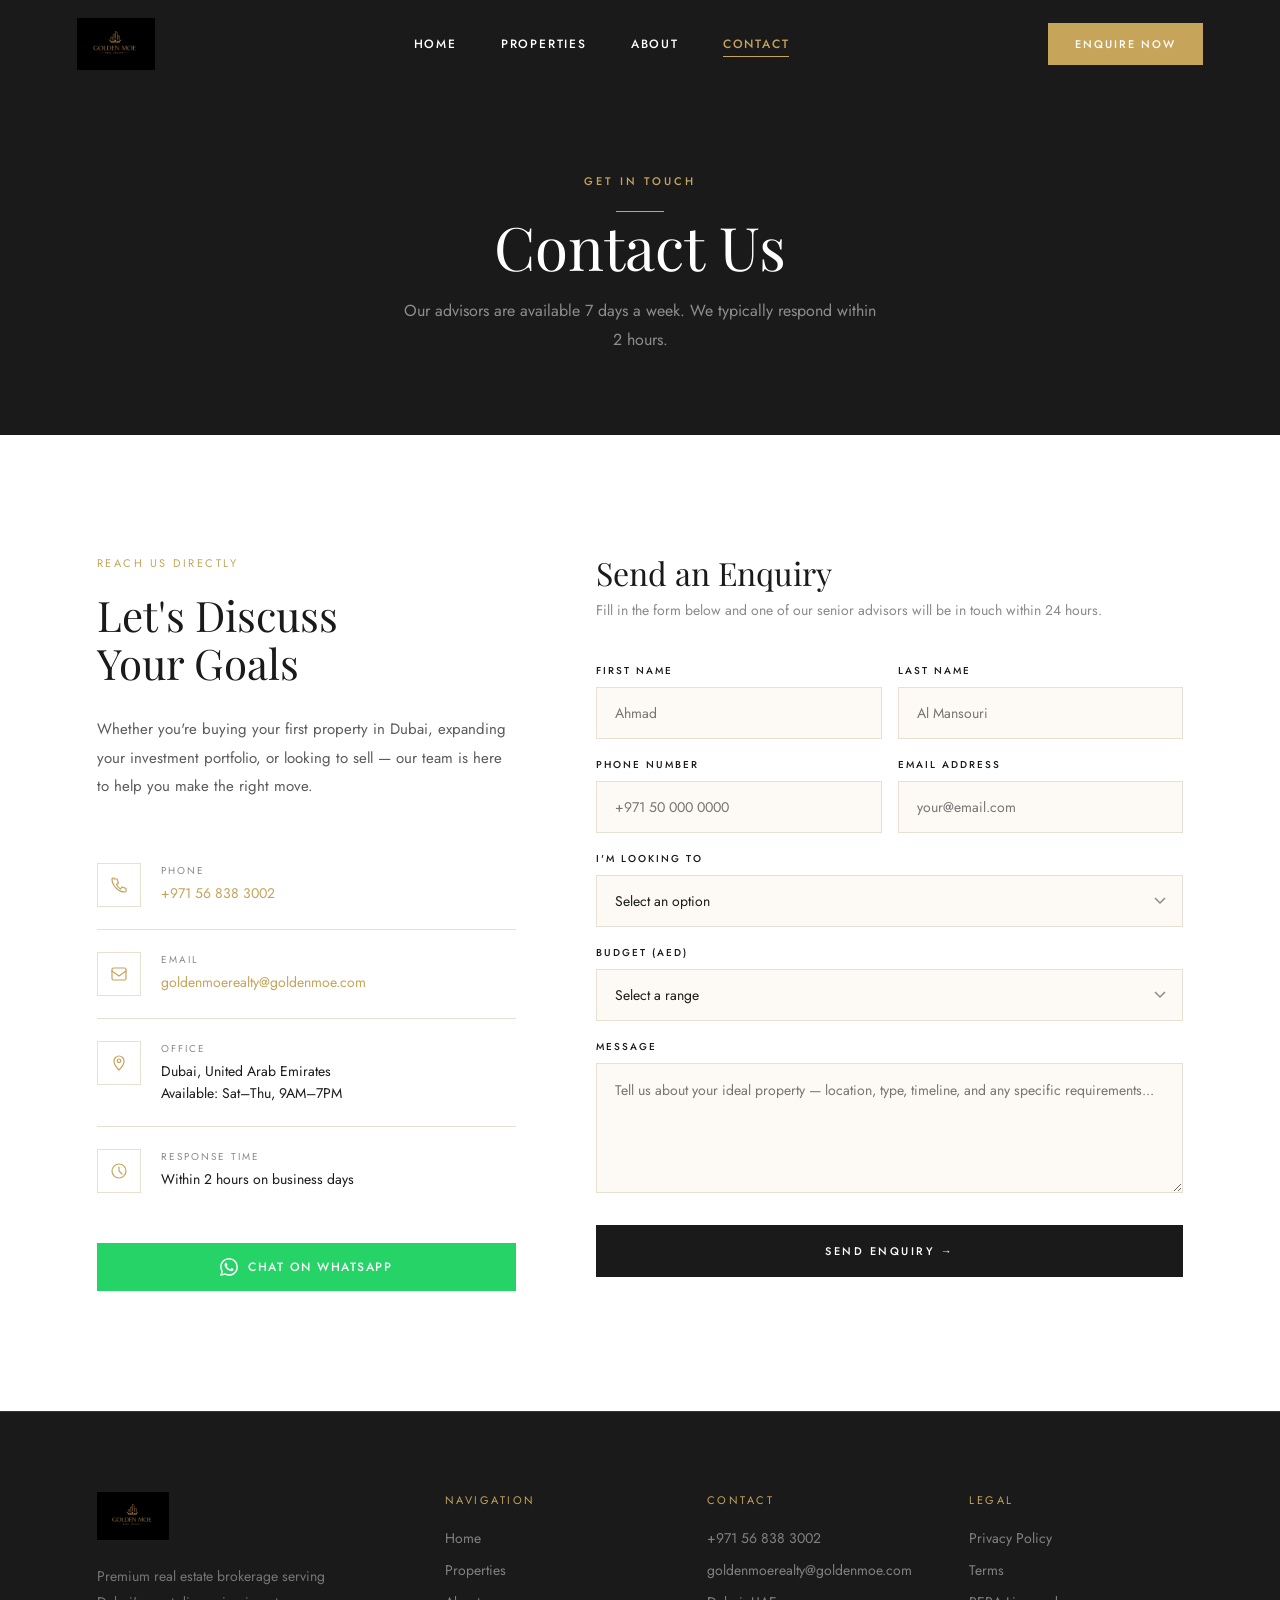
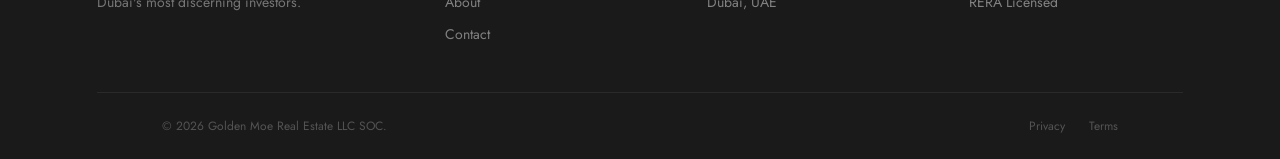
<file: contact.html>
<!DOCTYPE html>
<html lang="en">
<head>
<meta charset="UTF-8">
<meta name="viewport" content="width=device-width, initial-scale=1.0">
<title>Contact | Golden Moe Real Estate</title>
<link rel="stylesheet" href="styles.css">
</head>
<body>

<nav class="nav" id="nav">
  <a href="index.html" class="nav-logo"><img src="[data-uri]" alt="Golden Moe Real Estate"></a>
  <div class="nav-menu">
    <a href="index.html">Home</a>
    <a href="properties.html">Properties</a>
    <a href="about.html">About</a>
    <a href="contact.html" class="active">Contact</a>
  </div>
  <a href="contact.html" class="nav-cta">Enquire Now</a>
  <div class="hamburger" id="hamburger"><span></span><span></span><span></span></div>
</nav>
<div class="mobile-menu" id="mobileMenu">
  <a href="index.html">Home</a><a href="properties.html">Properties</a><a href="about.html">About</a><a href="contact.html">Contact</a>
</div>

<div class="page-hero">
  <span class="eyebrow">Get in Touch</span>
  <div class="gold-line"></div>
  <h1>Contact Us</h1>
  <p>Our advisors are available 7 days a week. We typically respond within 2 hours.</p>
</div>

<div class="contact-grid">
  <!-- INFO SIDE -->
  <div class="contact-info reveal">
    <span class="contact-info-label">Reach Us Directly</span>
    <h2 class="contact-headline">Let's Discuss<br>Your Goals</h2>
    <p class="contact-text">Whether you're buying your first property in Dubai, expanding your investment portfolio, or looking to sell — our team is here to help you make the right move.</p>
    <div class="contact-items">
      <div class="contact-item">
        <div class="contact-icon">
          <svg viewBox="0 0 16 16" fill="none"><path d="M3 2h3l1.5 4-2 1.5A11 11 0 009.5 12l1.5-2 4 1.5v3A1 1 0 0114 15C7.4 15 1 8.6 1 2a1 1 0 011-1h1z" stroke="currentColor" stroke-width="1.2" stroke-linecap="round"/></svg>
        </div>
        <div>
          <div class="contact-item-label">Phone</div>
          <div class="contact-item-value"><a href="tel:+971568383002">+971 56 838 3002</a></div>
        </div>
      </div>
      <div class="contact-item">
        <div class="contact-icon">
          <svg viewBox="0 0 16 14" fill="none"><rect x="1" y="1" width="14" height="12" rx="1.5" stroke="currentColor" stroke-width="1.2"/><path d="M1 4l7 5 7-5" stroke="currentColor" stroke-width="1.2" stroke-linecap="round"/></svg>
        </div>
        <div>
          <div class="contact-item-label">Email</div>
          <div class="contact-item-value"><a href="mailto:goldenmoerealty@goldenmoe.com">goldenmoerealty@goldenmoe.com</a></div>
        </div>
      </div>
      <div class="contact-item">
        <div class="contact-icon">
          <svg viewBox="0 0 16 16" fill="none"><path d="M8 1C5.24 1 3 3.24 3 6c0 4.25 5 9 5 9s5-4.75 5-9c0-2.76-2.24-5-5-5zm0 6.5A1.5 1.5 0 118 4a1.5 1.5 0 010 3.5z" stroke="currentColor" stroke-width="1.2"/></svg>
        </div>
        <div>
          <div class="contact-item-label">Office</div>
          <div class="contact-item-value">Dubai, United Arab Emirates<br>Available: Sat–Thu, 9AM–7PM</div>
        </div>
      </div>
      <div class="contact-item">
        <div class="contact-icon">
          <svg viewBox="0 0 16 16" fill="none"><circle cx="8" cy="8" r="7" stroke="currentColor" stroke-width="1.2"/><path d="M8 4v4l3 3" stroke="currentColor" stroke-width="1.2" stroke-linecap="round"/></svg>
        </div>
        <div>
          <div class="contact-item-label">Response Time</div>
          <div class="contact-item-value">Within 2 hours on business days</div>
        </div>
      </div>
    </div>
    <a href="https://wa.me/971568383002?text=Hello%2C%20I%20would%20like%20to%20enquire%20about%20a%20property." class="wa-btn" target="_blank" rel="noopener">
      <svg width="18" height="18" viewBox="0 0 24 24" fill="white"><path d="M17.472 14.382c-.297-.149-1.758-.867-2.03-.967-.273-.099-.471-.148-.67.15-.197.297-.767.966-.94 1.164-.173.199-.347.223-.644.075-.297-.15-1.255-.463-2.39-1.475-.883-.788-1.48-1.761-1.653-2.059-.173-.297-.018-.458.13-.606.134-.133.298-.347.446-.52.149-.174.198-.298.298-.497.099-.198.05-.371-.025-.52-.075-.149-.669-1.612-.916-2.207-.242-.579-.487-.5-.669-.51-.173-.008-.371-.01-.57-.01-.198 0-.52.074-.792.372-.272.297-1.04 1.016-1.04 2.479 0 1.462 1.065 2.875 1.213 3.074.149.198 2.096 3.2 5.077 4.487.709.306 1.262.489 1.694.625.712.227 1.36.195 1.871.118.571-.085 1.758-.719 2.006-1.413.248-.694.248-1.289.173-1.413-.074-.124-.272-.198-.57-.347m-5.421 7.403h-.004a9.87 9.87 0 01-5.031-1.378l-.361-.214-3.741.982.998-3.648-.235-.374a9.86 9.86 0 01-1.51-5.26c.001-5.45 4.436-9.884 9.888-9.884 2.64 0 5.122 1.03 6.988 2.898a9.825 9.825 0 012.893 6.994c-.003 5.45-4.437 9.884-9.885 9.884m8.413-18.297A11.815 11.815 0 0012.05 0C5.495 0 .16 5.335.157 11.892c0 2.096.547 4.142 1.588 5.945L.057 24l6.305-1.654a11.882 11.882 0 005.683 1.448h.005c6.554 0 11.89-5.335 11.893-11.893a11.821 11.821 0 00-3.48-8.413z"/></svg>
      Chat on WhatsApp
    </a>
  </div>

  <!-- FORM SIDE -->
  <div class="contact-form-wrap reveal reveal-delay-1">
    <h2 class="form-title">Send an Enquiry</h2>
    <p class="form-sub">Fill in the form below and one of our senior advisors will be in touch within 24 hours.</p>
    <form id="contactForm">
      <div class="form-row">
        <div class="form-group">
          <label class="form-label">First Name</label>
          <input class="form-input" type="text" placeholder="Ahmad" required>
        </div>
        <div class="form-group">
          <label class="form-label">Last Name</label>
          <input class="form-input" type="text" placeholder="Al Mansouri" required>
        </div>
      </div>
      <div class="form-row">
        <div class="form-group">
          <label class="form-label">Phone Number</label>
          <input class="form-input" type="tel" placeholder="+971 50 000 0000">
        </div>
        <div class="form-group">
          <label class="form-label">Email Address</label>
          <input class="form-input" type="email" placeholder="your@email.com" required>
        </div>
      </div>
      <div class="form-group">
        <label class="form-label">I'm Looking To</label>
        <select class="form-select">
          <option value="">Select an option</option>
          <option>Buy a property</option>
          <option>Rent a property</option>
          <option>Sell my property</option>
          <option>Investment advisory</option>
          <option>General enquiry</option>
        </select>
      </div>
      <div class="form-group">
        <label class="form-label">Budget (AED)</label>
        <select class="form-select">
          <option value="">Select a range</option>
          <option>Under AED 1M</option>
          <option>AED 1M – 3M</option>
          <option>AED 3M – 7M</option>
          <option>AED 7M – 15M</option>
          <option>AED 15M+</option>
        </select>
      </div>
      <div class="form-group">
        <label class="form-label">Message</label>
        <textarea class="form-textarea" placeholder="Tell us about your ideal property — location, type, timeline, and any specific requirements..."></textarea>
      </div>
      <button type="submit" class="form-submit">Send Enquiry →</button>
    </form>
    <div class="form-success" id="formSuccess">
      <div style="font-size:36px;margin-bottom:16px;color:var(--gold)">✓</div>
      <h3>Thank You</h3>
      <p>Your enquiry has been received. A senior advisor will contact you within 24 hours.</p>
    </div>
  </div>
</div>

<footer>
  <div class="footer-main">
    <div class="footer-brand"><img src="[data-uri]" alt="Golden Moe"><p>Premium real estate brokerage serving Dubai's most discerning investors.</p></div>
    <div><div class="footer-col-title">Navigation</div><div class="footer-links"><a href="index.html">Home</a><a href="properties.html">Properties</a><a href="about.html">About</a><a href="contact.html">Contact</a></div></div>
    <div><div class="footer-col-title">Contact</div><div class="footer-links"><a href="tel:+971568383002">+971 56 838 3002</a><a href="mailto:goldenmoerealty@goldenmoe.com">goldenmoerealty@goldenmoe.com</a><a href="#">Dubai, UAE</a></div></div>
    <div><div class="footer-col-title">Legal</div><div class="footer-links"><a href="#">Privacy Policy</a><a href="#">Terms</a><a href="#">RERA Licensed</a></div></div>
  </div>
  <div style="max-width:1240px;margin:0 auto;padding:0 6%"><div class="footer-bottom"><div class="footer-copy">© 2026 Golden Moe Real Estate LLC SOC.</div><div class="footer-legal"><a href="#">Privacy</a><a href="#">Terms</a></div></div></div>
</footer>

<script src="main.js"></script>
</body>
</html>
</file>
<file: styles.css>
/* ============================================================
   GOLDEN MOE REAL ESTATE — Design System
   Luxury Dubai Aesthetic · Ultra Minimal
   ============================================================ */

@import url('https://fonts.googleapis.com/css2?family=Playfair+Display:ital,wght@0,400;0,500;0,600;1,400;1,500&family=Jost:wght@300;400;500;600&display=swap');

/* ─── RESET ─────────────────────────────────────────────── */
*, *::before, *::after { box-sizing: border-box; margin: 0; padding: 0; }
html { scroll-behavior: smooth; font-size: 16px; }
body { font-family: 'Jost', sans-serif; background: #fff; color: #1A1A1A; overflow-x: hidden; -webkit-font-smoothing: antialiased; }
img { max-width: 100%; height: auto; display: block; }
a { text-decoration: none; color: inherit; }
ul { list-style: none; }
button { cursor: pointer; font-family: 'Jost', sans-serif; border: none; background: none; }

/* ─── TOKENS ─────────────────────────────────────────────── */
:root {
  --gold:        #C6A45A;
  --gold-light:  #D9BB7A;
  --gold-pale:   #F5EDD8;
  --dark:        #1A1A1A;
  --charcoal:    #2E2E2E;
  --mid:         #5A5A5A;
  --muted:       #8A8A8A;
  --border:      #E8E0D0;
  --cream:       #FDFAF5;
  --white:       #FFFFFF;
  --nav-h:       88px;
  --max-w:       1240px;
  --section-pad: 120px 6%;
}

/* ─── TYPOGRAPHY ─────────────────────────────────────────── */
h1, h2, h3, h4 { font-family: 'Playfair Display', serif; font-weight: 400; line-height: 1.15; color: var(--dark); }
p { line-height: 1.8; color: var(--mid); }

/* ─── LAYOUT HELPERS ─────────────────────────────────────── */
.container { max-width: var(--max-w); margin: 0 auto; padding: 0 6%; }
.section { padding: var(--section-pad); }
.section--cream { background: var(--cream); }
.section--dark { background: var(--dark); }

/* Divider */
.gold-line { display: block; width: 48px; height: 1px; background: var(--gold); margin: 0 auto 16px; }
.gold-line--left { margin-left: 0; }
.eyebrow { font-size: 11px; letter-spacing: 3px; text-transform: uppercase; color: var(--gold); font-weight: 500; }
.section-title { font-size: clamp(32px, 4.5vw, 52px); margin: 12px 0 20px; }
.section-sub { font-size: 15px; color: var(--muted); max-width: 560px; line-height: 1.9; }
.section-sub--center { margin: 0 auto; text-align: center; }
.text-center { text-align: center; }

/* ─── BUTTONS ─────────────────────────────────────────────── */
.btn {
  display: inline-flex; align-items: center; gap: 10px;
  font-family: 'Jost', sans-serif; font-size: 12px;
  letter-spacing: 2px; text-transform: uppercase; font-weight: 500;
  padding: 17px 36px; transition: all 0.3s ease;
}
.btn--gold {
  background: var(--gold); color: var(--white);
  border: 1px solid var(--gold);
}
.btn--gold:hover { background: var(--gold-light); border-color: var(--gold-light); transform: translateY(-2px); }
.btn--outline {
  background: transparent; color: var(--white);
  border: 1px solid rgba(255,255,255,0.55);
}
.btn--outline:hover { border-color: var(--gold); color: var(--gold); }
.btn--outline-dark {
  background: transparent; color: var(--dark);
  border: 1px solid var(--dark);
}
.btn--outline-dark:hover { background: var(--dark); color: var(--white); }
.btn svg { width: 14px; height: 14px; transition: transform 0.3s; }
.btn:hover svg { transform: translateX(4px); }

/* ─── NAVIGATION ─────────────────────────────────────────── */
.nav {
  position: fixed; top: 0; left: 0; right: 0; z-index: 1000;
  height: var(--nav-h);
  display: flex; align-items: center; justify-content: space-between;
  padding: 0 6%;
  transition: background 0.4s, box-shadow 0.4s;
}
.nav.scrolled {
  background: rgba(255,255,255,0.97);
  box-shadow: 0 1px 0 var(--border);
}
.nav.nav--dark { background: transparent; }
.nav.nav--dark.scrolled { background: rgba(26,26,26,0.97); }
.nav-logo img { height: 52px; width: auto; object-fit: contain; }
.nav-menu { display: flex; align-items: center; gap: 44px; }
.nav-menu a {
  font-size: 12px; letter-spacing: 1.8px; text-transform: uppercase;
  font-weight: 500; color: var(--white); position: relative;
  transition: color 0.2s;
}
.nav-menu a::after {
  content: ''; position: absolute; bottom: -4px; left: 0; right: 100%;
  height: 1px; background: var(--gold); transition: right 0.3s;
}
.nav-menu a:hover::after, .nav-menu a.active::after { right: 0; }
.nav-menu a:hover, .nav-menu a.active { color: var(--gold); }
.nav.scrolled .nav-menu a { color: var(--dark); }
.nav.scrolled .nav-menu a:hover, .nav.scrolled .nav-menu a.active { color: var(--gold); }
.nav.nav--dark.scrolled .nav-menu a { color: var(--white); }
.nav-cta {
  font-size: 11px; letter-spacing: 2px; text-transform: uppercase;
  font-weight: 500; padding: 12px 26px;
  background: var(--gold); color: var(--white);
  border: 1px solid var(--gold); transition: all 0.3s;
}
.nav-cta:hover { background: transparent; color: var(--gold); }
.nav.scrolled .nav-cta:hover { color: var(--gold); }

/* Hamburger */
.hamburger {
  display: none; flex-direction: column; gap: 5px;
  width: 28px; cursor: pointer; z-index: 1001;
}
.hamburger span {
  display: block; height: 1.5px; background: var(--white);
  transition: all 0.3s;
}
.nav.scrolled .hamburger span { background: var(--dark); }
.nav.nav--dark.scrolled .hamburger span { background: var(--white); }
.hamburger.open span:nth-child(1) { transform: translateY(6.5px) rotate(45deg); }
.hamburger.open span:nth-child(2) { opacity: 0; }
.hamburger.open span:nth-child(3) { transform: translateY(-6.5px) rotate(-45deg); }

/* Mobile menu */
.mobile-menu {
  display: none; position: fixed; inset: 0; z-index: 999;
  background: var(--dark); flex-direction: column;
  align-items: center; justify-content: center; gap: 40px;
}
.mobile-menu.open { display: flex; }
.mobile-menu a {
  font-family: 'Playfair Display', serif; font-size: 32px;
  color: rgba(255,255,255,0.8); letter-spacing: 1px;
  transition: color 0.2s;
}
.mobile-menu a:hover { color: var(--gold); }

/* ─── HERO ─────────────────────────────────────────────────── */
.hero {
  position: relative; height: 100vh; min-height: 640px;
  display: flex; align-items: center;
  overflow: hidden;
}
.hero-bg {
  position: absolute; inset: 0;
  background: url('https://images.unsplash.com/photo-1512453979798-5ea266f8880c?w=1920&q=85') center/cover no-repeat;
}
.hero-overlay {
  position: absolute; inset: 0;
  background: linear-gradient(105deg, rgba(10,10,10,0.82) 0%, rgba(10,10,10,0.55) 55%, rgba(10,10,10,0.25) 100%);
}
.hero-content {
  position: relative; z-index: 1;
  padding: 0 6%; max-width: var(--max-w); margin: 0 auto; width: 100%;
}
.hero-eyebrow {
  display: inline-flex; align-items: center; gap: 14px;
  font-size: 11px; letter-spacing: 3px; text-transform: uppercase;
  color: var(--gold); margin-bottom: 28px;
  opacity: 0; animation: fadeUp 0.8s 0.3s forwards;
}
.hero-eyebrow::before { content: ''; display: block; width: 32px; height: 1px; background: var(--gold); }
.hero h1 {
  font-size: clamp(42px, 6.5vw, 78px); color: var(--white);
  font-weight: 400; line-height: 1.08;
  max-width: 740px; margin-bottom: 24px;
  opacity: 0; animation: fadeUp 0.8s 0.5s forwards;
}
.hero h1 em { font-style: italic; color: var(--gold-light); }
.hero-sub {
  font-size: 15px; color: rgba(255,255,255,0.65);
  max-width: 460px; line-height: 1.8; font-weight: 300;
  margin-bottom: 44px;
  opacity: 0; animation: fadeUp 0.8s 0.7s forwards;
}
.hero-actions {
  display: flex; align-items: center; gap: 20px; flex-wrap: wrap;
  opacity: 0; animation: fadeUp 0.8s 0.9s forwards;
}
.hero-scroll {
  position: absolute; bottom: 48px; left: 50%; transform: translateX(-50%);
  display: flex; flex-direction: column; align-items: center; gap: 8px;
  font-size: 10px; letter-spacing: 2px; text-transform: uppercase;
  color: rgba(255,255,255,0.4);
  animation: fadeIn 1s 1.4s both;
}
.hero-scroll-line {
  width: 1px; height: 48px; background: linear-gradient(to bottom, rgba(198,164,90,0.8), transparent);
  animation: scrollLine 2s 1.4s infinite;
}
@keyframes scrollLine { 0%,100%{transform:scaleY(1);opacity:1} 50%{transform:scaleY(0.5);opacity:0.4} }

/* ─── FEATURED PROPERTIES ────────────────────────────────── */
.properties-grid {
  display: grid; grid-template-columns: repeat(3, 1fr); gap: 2px;
  margin-top: 64px;
}
.prop-card {
  position: relative; overflow: hidden; cursor: pointer;
  display: block;
}
.prop-card-img {
  position: relative; height: 340px; overflow: hidden;
}
.prop-card-img img {
  width: 100%; height: 100%; object-fit: cover;
  transition: transform 0.7s cubic-bezier(0.25, 0.46, 0.45, 0.94);
}
.prop-card:hover .prop-card-img img { transform: scale(1.06); }
.prop-badge {
  position: absolute; top: 20px; left: 20px;
  background: var(--gold); color: var(--white);
  font-size: 10px; letter-spacing: 2px; text-transform: uppercase;
  padding: 7px 16px; font-weight: 500;
}
.prop-price {
  position: absolute; bottom: 0; right: 0;
  background: var(--dark); color: var(--white);
  font-family: 'Playfair Display', serif; font-size: 18px;
  padding: 12px 20px;
}
.prop-card-body {
  background: var(--white); padding: 28px 28px 32px;
  border: 1px solid var(--border); border-top: none;
  transition: border-color 0.3s;
}
.prop-card:hover .prop-card-body { border-color: var(--gold); }
.prop-type {
  font-size: 10px; letter-spacing: 2.5px; text-transform: uppercase;
  color: var(--gold); margin-bottom: 8px;
}
.prop-name {
  font-family: 'Playfair Display', serif;
  font-size: 20px; color: var(--dark); margin-bottom: 8px;
}
.prop-location {
  font-size: 13px; color: var(--muted);
  display: flex; align-items: center; gap: 6px; margin-bottom: 20px;
}
.prop-location svg { width: 12px; height: 12px; flex-shrink: 0; color: var(--gold); }
.prop-specs {
  display: flex; gap: 20px; padding-top: 20px;
  border-top: 1px solid var(--border);
}
.spec { font-size: 12px; color: var(--muted); display: flex; align-items: center; gap: 5px; }
.spec svg { width: 13px; height: 13px; color: var(--gold); }
.prop-link {
  display: inline-flex; align-items: center; gap: 8px; margin-top: 20px;
  font-size: 11px; letter-spacing: 2px; text-transform: uppercase;
  color: var(--dark); font-weight: 500; transition: color 0.2s;
}
.prop-link svg { width: 12px; height: 12px; transition: transform 0.3s; }
.prop-card:hover .prop-link { color: var(--gold); }
.prop-card:hover .prop-link svg { transform: translateX(4px); }

/* ─── WHY CHOOSE US ─────────────────────────────────────── */
.why-grid {
  display: grid; grid-template-columns: repeat(3, 1fr); gap: 1px;
  margin-top: 64px; background: var(--border);
}
.why-card {
  background: var(--white); padding: 52px 44px;
  transition: background 0.3s;
  cursor: default;
}
.why-card:hover { background: var(--dark); }
.why-num {
  font-family: 'Playfair Display', serif; font-size: 52px;
  color: var(--gold-pale); line-height: 1; margin-bottom: 24px;
  transition: color 0.3s;
}
.why-card:hover .why-num { color: rgba(198,164,90,0.25); }
.why-title {
  font-family: 'Playfair Display', serif; font-size: 22px;
  color: var(--dark); margin-bottom: 14px; transition: color 0.3s;
}
.why-card:hover .why-title { color: var(--white); }
.why-text { font-size: 14px; line-height: 1.85; transition: color 0.3s; }
.why-card:hover .why-text { color: rgba(255,255,255,0.55); }

/* ─── STATS ─────────────────────────────────────────────── */
.stats-strip {
  background: var(--dark); padding: 72px 6%;
}
.stats-inner {
  max-width: var(--max-w); margin: 0 auto;
  display: grid; grid-template-columns: repeat(4, 1fr); gap: 32px;
  text-align: center;
}
.stat-block {}
.stat-num {
  font-family: 'Playfair Display', serif;
  font-size: clamp(36px, 5vw, 56px); font-weight: 400;
  color: var(--gold); line-height: 1; margin-bottom: 10px;
}
.stat-label {
  font-size: 11px; letter-spacing: 2.5px; text-transform: uppercase;
  color: rgba(255,255,255,0.4);
}

/* ─── CTA BANNER ────────────────────────────────────────── */
.cta-banner {
  position: relative; padding: 120px 6%; text-align: center;
  background: url('https://images.unsplash.com/photo-1601598851547-4302969d0614?w=1800&q=80') center/cover no-repeat;
}
.cta-overlay {
  position: absolute; inset: 0;
  background: rgba(10,10,10,0.78);
}
.cta-content { position: relative; z-index: 1; max-width: 640px; margin: 0 auto; }
.cta-content .section-title { color: var(--white); }
.cta-content .section-sub { color: rgba(255,255,255,0.55); margin: 0 auto 40px; text-align: center; }

/* ─── PROPERTIES PAGE ────────────────────────────────────── */
.page-hero {
  padding: calc(var(--nav-h) + 80px) 6% 80px;
  background: var(--dark); text-align: center;
}
.page-hero h1 { color: var(--white); font-size: clamp(36px, 5vw, 60px); }
.page-hero p { color: rgba(255,255,255,0.5); margin: 16px auto 0; max-width: 480px; }
.page-hero .gold-line { background: var(--gold); margin: 20px auto 0; }

.filter-bar {
  display: flex; align-items: center; justify-content: center;
  gap: 4px; flex-wrap: wrap; padding: 48px 6% 0;
}
.filter-btn {
  padding: 10px 22px; font-size: 11px; letter-spacing: 1.5px;
  text-transform: uppercase; font-weight: 500;
  border: 1px solid var(--border); color: var(--muted);
  background: transparent; cursor: pointer; transition: all 0.2s;
}
.filter-btn:hover, .filter-btn.active { background: var(--dark); color: var(--white); border-color: var(--dark); }

.props-grid {
  display: grid; grid-template-columns: repeat(3, 1fr); gap: 28px;
  padding: 48px 6% 120px; max-width: var(--max-w); margin: 0 auto;
}

/* ─── PROPERTY DETAIL PAGE ───────────────────────────────── */
.detail-hero {
  position: relative; height: 70vh; min-height: 480px; overflow: hidden;
}
.detail-hero img { width: 100%; height: 100%; object-fit: cover; }
.detail-hero-overlay {
  position: absolute; inset: 0;
  background: linear-gradient(to top, rgba(10,10,10,0.8) 0%, transparent 55%);
}
.detail-hero-content {
  position: absolute; bottom: 48px; left: 6%; right: 6%;
}
.detail-hero-content .prop-badge { position: static; display: inline-block; margin-bottom: 16px; }
.detail-hero-content h1 { font-size: clamp(28px, 4vw, 50px); color: var(--white); margin-bottom: 10px; }
.detail-price { font-family: 'Playfair Display', serif; font-size: 28px; color: var(--gold); }

.detail-body { max-width: var(--max-w); margin: 0 auto; padding: 80px 6%; display: grid; grid-template-columns: 1fr 360px; gap: 64px; }
.detail-desc-title { font-family: 'Playfair Display', serif; font-size: 28px; margin-bottom: 20px; }
.detail-desc p { margin-bottom: 16px; font-size: 15px; }
.detail-features { margin-top: 40px; }
.detail-features-title { font-size: 11px; letter-spacing: 2.5px; text-transform: uppercase; color: var(--gold); margin-bottom: 20px; }
.features-list { display: grid; grid-template-columns: 1fr 1fr; gap: 12px; }
.feature-item { display: flex; align-items: center; gap: 10px; font-size: 14px; color: var(--mid); }
.feature-item::before { content: ''; display: block; width: 4px; height: 4px; background: var(--gold); border-radius: 50%; flex-shrink: 0; }

.detail-sidebar { position: sticky; top: calc(var(--nav-h) + 32px); height: fit-content; }
.detail-specs-card {
  background: var(--cream); border: 1px solid var(--border);
  padding: 36px 32px; margin-bottom: 20px;
}
.detail-spec-row {
  display: flex; justify-content: space-between; align-items: center;
  padding: 14px 0; border-bottom: 1px solid var(--border);
  font-size: 14px;
}
.detail-spec-row:last-child { border-bottom: none; }
.detail-spec-label { color: var(--muted); }
.detail-spec-value { color: var(--dark); font-weight: 500; }
.detail-cta-card { background: var(--dark); padding: 36px 32px; text-align: center; }
.detail-cta-card h3 { font-family: 'Playfair Display', serif; color: var(--white); font-size: 22px; margin-bottom: 8px; }
.detail-cta-card p { color: rgba(255,255,255,0.5); font-size: 13px; margin-bottom: 28px; }
.detail-cta-card .btn { width: 100%; justify-content: center; }
.detail-cta-card .btn + .btn { margin-top: 10px; border-color: rgba(255,255,255,0.2); color: rgba(255,255,255,0.6); }
.detail-cta-card .btn + .btn:hover { border-color: var(--gold); color: var(--gold); }

/* ─── ABOUT PAGE ─────────────────────────────────────────── */
.about-split {
  display: grid; grid-template-columns: 1fr 1fr; gap: 80px;
  align-items: center; max-width: var(--max-w); margin: 0 auto;
  padding: var(--section-pad);
}
.about-img-wrap { position: relative; }
.about-img-wrap img { width: 100%; height: 580px; object-fit: cover; }
.about-img-accent {
  position: absolute; bottom: -28px; right: -28px;
  width: 180px; height: 180px; border: 2px solid var(--gold); z-index: -1;
}
.about-eyebrow { font-size: 11px; letter-spacing: 3px; text-transform: uppercase; color: var(--gold); margin-bottom: 16px; display: block; }
.about-headline { font-size: clamp(30px, 4vw, 46px); margin-bottom: 24px; }
.about-text { font-size: 15px; line-height: 1.9; color: var(--mid); margin-bottom: 20px; }
.about-divider { width: 40px; height: 1px; background: var(--gold); margin: 28px 0; }
.about-values-grid { display: grid; grid-template-columns: repeat(3, 1fr); gap: 2px; background: var(--border); max-width: var(--max-w); margin: 0 auto; }
.about-val { background: var(--white); padding: 48px 36px; text-align: center; }
.about-val-icon { font-size: 28px; margin-bottom: 20px; }
.about-val-title { font-family: 'Playfair Display', serif; font-size: 20px; margin-bottom: 12px; color: var(--dark); }
.about-val-text { font-size: 13px; line-height: 1.8; color: var(--muted); }
.team-section { max-width: var(--max-w); margin: 0 auto; padding: var(--section-pad); }
.team-grid { display: grid; grid-template-columns: repeat(3, 1fr); gap: 32px; margin-top: 64px; }
.team-card { text-align: center; }
.team-card img { width: 100%; height: 320px; object-fit: cover; margin-bottom: 24px; filter: grayscale(15%); transition: filter 0.4s; }
.team-card:hover img { filter: grayscale(0); }
.team-name { font-family: 'Playfair Display', serif; font-size: 20px; margin-bottom: 6px; }
.team-role { font-size: 11px; letter-spacing: 2px; text-transform: uppercase; color: var(--gold); }

/* ─── CONTACT PAGE ───────────────────────────────────────── */
.contact-grid { display: grid; grid-template-columns: 1fr 1.4fr; gap: 80px; max-width: var(--max-w); margin: 0 auto; padding: var(--section-pad); }
.contact-info {}
.contact-info-label { font-size: 11px; letter-spacing: 2.5px; text-transform: uppercase; color: var(--gold); margin-bottom: 20px; display: block; }
.contact-headline { font-size: clamp(28px, 4vw, 42px); margin-bottom: 28px; }
.contact-text { font-size: 15px; line-height: 1.9; color: var(--mid); margin-bottom: 40px; }
.contact-items { display: flex; flex-direction: column; gap: 0; }
.contact-item { display: flex; align-items: flex-start; gap: 20px; padding: 22px 0; border-bottom: 1px solid var(--border); }
.contact-item:last-child { border-bottom: none; }
.contact-icon { width: 44px; height: 44px; border: 1px solid var(--border); display: flex; align-items: center; justify-content: center; flex-shrink: 0; }
.contact-icon svg { width: 16px; height: 16px; color: var(--gold); }
.contact-item-label { font-size: 10px; letter-spacing: 2px; text-transform: uppercase; color: var(--muted); margin-bottom: 4px; }
.contact-item-value { font-size: 14px; color: var(--dark); line-height: 1.6; }
.contact-item-value a { color: var(--gold); transition: opacity 0.2s; }
.contact-item-value a:hover { opacity: 0.7; }
.wa-btn {
  display: flex; align-items: center; justify-content: center; gap: 10px;
  background: #25D366; color: var(--white); padding: 15px;
  font-size: 12px; letter-spacing: 1.5px; text-transform: uppercase;
  font-weight: 500; margin-top: 28px; transition: background 0.2s; width: 100%;
}
.wa-btn:hover { background: #1ebe5d; }
.contact-form-wrap {}
.form-title { font-family: 'Playfair Display', serif; font-size: 32px; margin-bottom: 8px; }
.form-sub { font-size: 14px; color: var(--muted); margin-bottom: 40px; line-height: 1.7; }
.form-group { margin-bottom: 18px; }
.form-label { display: block; font-size: 10px; letter-spacing: 2px; text-transform: uppercase; color: var(--dark); margin-bottom: 9px; font-weight: 500; }
.form-input, .form-select, .form-textarea {
  width: 100%; padding: 15px 18px;
  border: 1px solid var(--border); background: var(--cream);
  font-family: 'Jost', sans-serif; font-size: 14px; color: var(--dark);
  transition: border-color 0.2s; outline: none; -webkit-appearance: none;
}
.form-input:focus, .form-select:focus, .form-textarea:focus { border-color: var(--gold); background: var(--white); }
.form-textarea { resize: vertical; min-height: 130px; line-height: 1.7; }
.form-select {
  background-image: url("data:image/svg+xml,%3Csvg xmlns='http://www.w3.org/2000/svg' width='12' height='8'%3E%3Cpath d='M1 1l5 5 5-5' stroke='%238A8A8A' stroke-width='1.5' fill='none'/%3E%3C/svg%3E");
  background-repeat: no-repeat; background-position: right 16px center;
  padding-right: 40px; cursor: pointer;
}
.form-row { display: grid; grid-template-columns: 1fr 1fr; gap: 16px; }
.form-submit {
  width: 100%; background: var(--dark); color: var(--white);
  padding: 18px; font-size: 11px; letter-spacing: 2.5px; text-transform: uppercase;
  font-weight: 500; margin-top: 8px; transition: background 0.3s;
}
.form-submit:hover { background: var(--gold); }
.form-success { display: none; text-align: center; padding: 48px; background: var(--gold-pale); border: 1px solid var(--border); }
.form-success h3 { font-family: 'Playfair Display', serif; font-size: 26px; margin-bottom: 10px; }
.form-success p { font-size: 14px; color: var(--muted); }

/* ─── FOOTER ─────────────────────────────────────────────── */
footer { background: var(--dark); border-top: 1px solid rgba(198,164,90,0.2); }
.footer-main { max-width: var(--max-w); margin: 0 auto; padding: 80px 6% 48px; display: grid; grid-template-columns: 1.4fr 1fr 1fr 1fr; gap: 48px; }
.footer-brand img { height: 48px; margin-bottom: 24px; }
.footer-brand p { font-size: 14px; color: rgba(255,255,255,0.4); line-height: 1.8; max-width: 240px; }
.footer-col-title { font-size: 11px; letter-spacing: 2.5px; text-transform: uppercase; color: var(--gold); margin-bottom: 20px; }
.footer-links { display: flex; flex-direction: column; gap: 12px; }
.footer-links a { font-size: 14px; color: rgba(255,255,255,0.45); transition: color 0.2s; }
.footer-links a:hover { color: var(--gold); }
.footer-bottom { border-top: 1px solid rgba(255,255,255,0.07); padding: 24px 6%; max-width: var(--max-w); margin: 0 auto; display: flex; justify-content: space-between; align-items: center; }
.footer-copy { font-size: 12px; color: rgba(255,255,255,0.25); }
.footer-legal { display: flex; gap: 24px; }
.footer-legal a { font-size: 12px; color: rgba(255,255,255,0.25); transition: color 0.2s; }
.footer-legal a:hover { color: var(--gold); }

/* ─── ANIMATIONS ─────────────────────────────────────────── */
@keyframes fadeUp { from { opacity:0; transform: translateY(24px); } to { opacity:1; transform: translateY(0); } }
@keyframes fadeIn { from { opacity:0; } to { opacity:1; } }
.reveal { opacity: 0; transform: translateY(32px); transition: opacity 0.8s cubic-bezier(0.16,1,0.3,1), transform 0.8s cubic-bezier(0.16,1,0.3,1); }
.reveal.visible { opacity: 1; transform: translateY(0); }
.reveal-delay-1 { transition-delay: 0.1s; }
.reveal-delay-2 { transition-delay: 0.2s; }
.reveal-delay-3 { transition-delay: 0.3s; }

/* ─── RESPONSIVE ─────────────────────────────────────────── */
@media (max-width: 1024px) {
  .properties-grid { grid-template-columns: repeat(2, 1fr); }
  .props-grid { grid-template-columns: repeat(2, 1fr); }
  .why-grid { grid-template-columns: 1fr 1fr; }
  .stats-inner { grid-template-columns: repeat(2, 1fr); gap: 40px; }
  .about-split { grid-template-columns: 1fr; gap: 48px; }
  .about-img-wrap img { height: 420px; }
  .contact-grid { grid-template-columns: 1fr; gap: 48px; }
  .detail-body { grid-template-columns: 1fr; }
  .detail-sidebar { position: static; }
  .footer-main { grid-template-columns: 1fr 1fr; gap: 40px; }
}
@media (max-width: 768px) {
  :root { --nav-h: 72px; --section-pad: 80px 5%; }
  .nav-menu, .nav-cta { display: none; }
  .hamburger { display: flex; }
  .properties-grid, .props-grid, .why-grid { grid-template-columns: 1fr; }
  .stats-inner { grid-template-columns: 1fr 1fr; }
  .about-values-grid { grid-template-columns: 1fr; }
  .team-grid { grid-template-columns: 1fr; gap: 20px; }
  .form-row { grid-template-columns: 1fr; }
  .footer-main { grid-template-columns: 1fr; }
  .footer-bottom { flex-direction: column; gap: 12px; text-align: center; }
  .detail-hero { height: 50vh; }
  .features-list { grid-template-columns: 1fr; }
}
</file>
